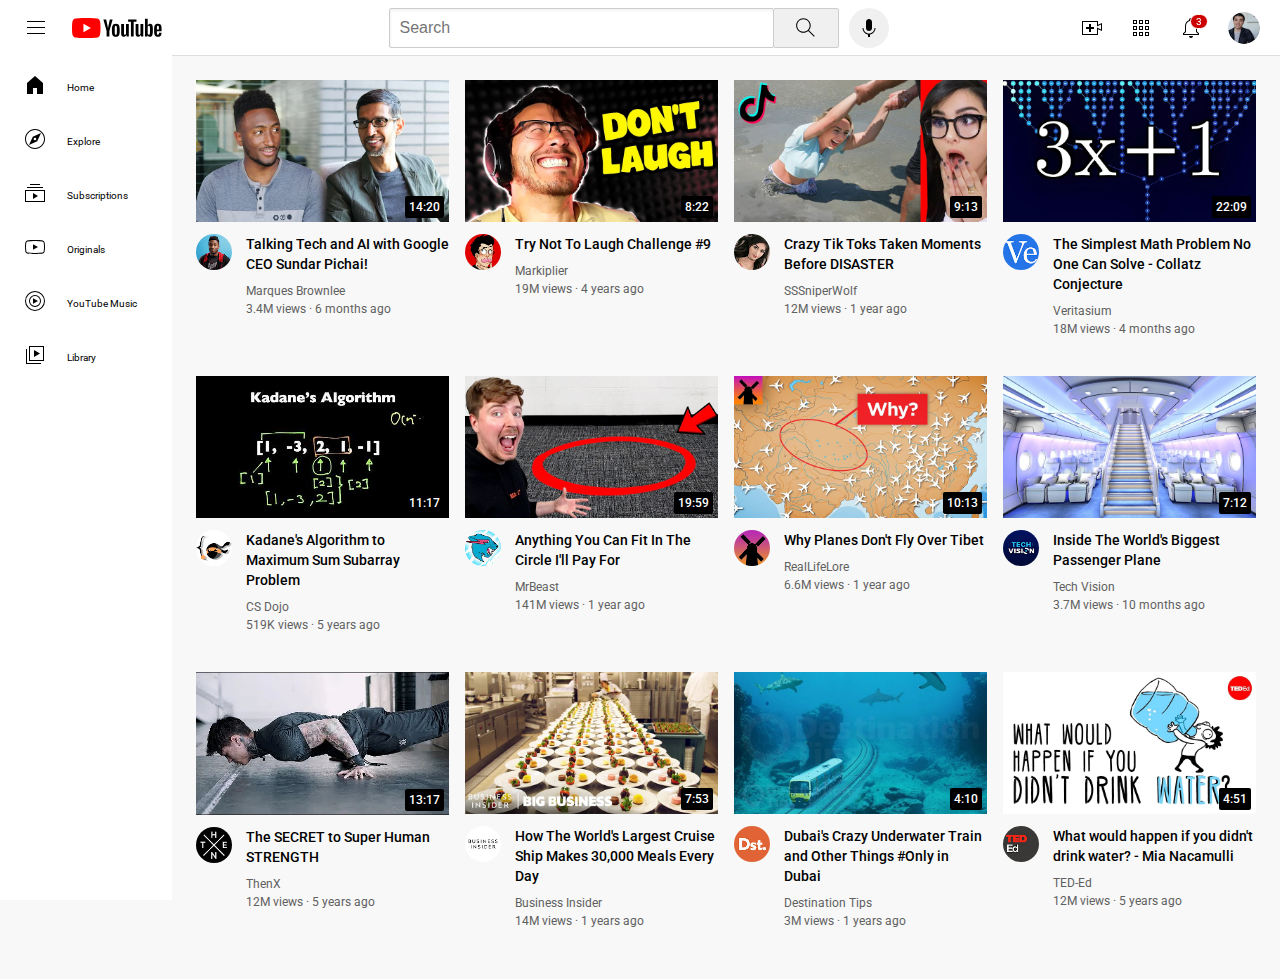
<file: index.html>
<!DOCTYPE html>
<html>
  <head>
    <title>YouTube.com Clone</title>
    <link rel="preconnect" href="https://fonts.googleapis.com">
    <link rel="preconnect" href="https://fonts.gstatic.com" crossorigin>
    <link href="https://fonts.googleapis.com/css2?family=Roboto:wght@400;500;700&display=swap" rel="stylesheet">
    <link rel="stylesheet" href="styles/general.css">
    <link rel="stylesheet" href="styles/header.css">
    <link rel="stylesheet" href="styles/sidebar.css">
    <link rel="stylesheet" href="styles/video.css">
  </head>
  <body>
    <header class="header">
      <div class="left-section">
        <img class="hamburger-menu" src="icons/hamburger-menu.svg">
        <img class="youtube-logo" src="icons/youtube-logo.svg">
      </div>
      <div class="middle-section">
        <input class="search-bar" type="text" placeholder="Search">
        <button class="search-button">
          <img class="search-icon" src="icons/search.svg">
          <div class="tooltip">Search</div>
        </button>
        <button class="voice-search-button">
          <img class="voice-search-icon" src="icons/voice-search-icon.svg">
          <div class="tooltip">Search with your voice</div>
        </button>
      </div>
      <div class="right-section">
        <div class="upload-icon-container">
          <img class="upload-icon" src="icons/upload.svg">
          <div class="tooltip">Create</div>
        </div>
        <div class="youtube-apps-icon-container">
          <img class="youtube-apps-icon" src="icons/youtube-apps.svg">
          <div class="tooltip">YouTube apps</div>
        </div>
        <div class="notifications-icon-container">
          <img class="notifications-icon" src="icons/notifications.svg">
          <div class="notifications-count">3</div>
          <div class="tooltip">Notifications</div>
        </div>
        <img class="current-user-picture" src="channel-picture/my-channel.jpeg">
      </div>
    </header>

    <nav class="sidebar">
      <div class="sidebar-link">
        <img src="icons/home.svg">
        <div>Home</div>
      </div>
      <div class="sidebar-link">
        <img src="icons/explore.svg">
        <div>Explore</div>
      </div>
      <div class="sidebar-link">
        <img src="icons/subscriptions.svg">
        <div>Subscriptions</div>
      </div>
      <div class="sidebar-link">
        <img src="icons/originals.svg">
        <div>Originals</div>
      </div>
      <div class="sidebar-link">
        <img src="icons/youtube-music.svg">
        <div>YouTube Music</div>
      </div>
      <div class="sidebar-link">
        <img src="icons/library.svg">
        <div>Library</div>
      </div>
    </nav>

    <main>
      <section class="video-grid">
        <div class="video-preview">
          <div class="thumbnail-row">
            <a href="https://www.youtube.com/watch?v=n2RNcPRtAiY" target="_blank">
              <img class="thumbnail" src="thumbnails/thumbnail-1.webp">
            </a>
            <div class="video-time">14:20</div>
          </div>
          <div class="video-info-grid">
            <div class="channel-picture">
              <div class="profile-picture-container">
                <a href="https://youtube.com/c/mkbhd" target="_blank">
                  <img class="profile-picture" src="channel-picture/channel-1.jpeg">
                </a>
                <div class="channel-tooltip">
                  <img class="channel-tooltip-picture" src="channel-picture/channel-1.jpeg">
                  <div>
                    <div class="channel-tooltip-name">
                      Marques Brownlee
                    </div>
                    <div class="channel-tooltip-stats">
                      15M subscribers
                    </div>
                  </div>
                </div>
              </div>
            </div>
            <div class="video-info">
              <a class="video-title-link" href="https://www.youtube.com/watch?v=n2RNcPRtAiY" target="_blank">
                <p class="video-title">
                  Talking Tech and AI with Google CEO Sundar Pichai!
                </p>
              </a>
              <p class="video-author">
                Marques Brownlee
              </p>
              <p class="video-stats">
                3.4M views &#183; 6 months ago
              </p>
            </div>
          </div>
        </div>

        <div class="video-preview">
          <div class="thumbnail-row">
            <a href="https://www.youtube.com/watch?v=mP0RAo9SKZk" target="_blank">
              <img class="thumbnail" src="thumbnails/thumbnail-2.webp">
            </a>
            <div class="video-time">8:22</div>
          </div>
          <div class="video-info-grid">
            <div class="channel-picture">
              <div class="profile-picture-container">
                <a href="https://youtube.com/c/markiplier">
                  <img class="profile-picture" src="channel-picture/channel-2.jpeg">
                </a>
                <div class="channel-tooltip">
                  <img class="channel-tooltip-picture" src="channel-picture/channel-2.jpeg">
                  <div>
                    <div class="channel-tooltip-name">
                      Markiplier
                    </div>
                    <div class="channel-tooltip-stats">
                      30M subscribers
                    </div>
                  </div>
                </div>
              </div>
            </div>
            <div class="video-info">
              <a class="video-title-link" href="https://www.youtube.com/watch?v=mP0RAo9SKZk" target="_blank">
                <p class="video-title">
                  Try Not To Laugh Challenge #9
                </p>
              </a>
              <p class="video-author">
                Markiplier
              </p>
              <p class="video-stats">
                19M views &#183; 4 years ago
              </p>
            </div>
          </div>
        </div>

        <div class="video-preview">
          <div class="thumbnail-row">
            <a href="https://www.youtube.com/watch?v=FgjPQQeTh1w" target="_blank">
              <img class="thumbnail" src="thumbnails/thumbnail-3.webp">
            </a>
            <div class="video-time">9:13</div>
          </div>
          <div class="video-info-grid">
            <div class="channel-picture">
              <div class="profile-picture-container">
                <a href="https://youtube.com/c/SSSniperWolf">
                  <img class="profile-picture" src="channel-picture/channel-3.jpeg">
                </a>
                <div class="channel-tooltip">
                  <img class="channel-tooltip-picture" src="channel-picture/channel-3.jpeg">
                  <div>
                    <div class="channel-tooltip-name">
                      SSSniperWolf
                    </div>
                    <div class="channel-tooltip-stats">
                      31M subscribers
                    </div>
                  </div>
                </div>
              </div>
            </div>
            <div class="video-info">
              <a class="video-title-link" href="https://www.youtube.com/watch?v=FgjPQQeTh1w" target="_blank">
                <p class="video-title">
                  Crazy Tik Toks Taken Moments Before DISASTER
                </p>
              </a>
              <p class="video-author">
                SSSniperWolf
              </p>
              <p class="video-stats">
                12M views &#183; 1 year ago
              </p>
            </div>
          </div>
        </div>

        <div class="video-preview">
          <div class="thumbnail-row">
            <a href="https://www.youtube.com/watch?v=094y1Z2wpJg" target="_blank">
              <img class="thumbnail" src="thumbnails/thumbnail-4.webp">
            </a>
            <div class="video-time">22:09</div>
          </div>
          <div class="video-info-grid">
            <div class="channel-picture">
              <div class="profile-picture-container">
                <a href="https://youtube.com/c/veritasium">
                  <img class="profile-picture" src="channel-picture/channel-4.jpeg">
                </a>
                <div class="channel-tooltip">
                  <img class="channel-tooltip-picture" src="channel-picture/channel-4.jpeg">
                  <div>
                    <div class="channel-tooltip-name">
                      veritasium
                    </div>
                    <div class="channel-tooltip-stats">
                      11.5M subscribers
                    </div>
                  </div>
                </div>
              </div>
            </div>
            <div class="video-info">
              <a class="video-title-link" href="https://www.youtube.com/watch?v=094y1Z2wpJg" target="_blank">
                <p class="video-title">
                  The Simplest Math Problem No One Can Solve - Collatz Conjecture
                </p>
              </a>
              <p class="video-author">
                Veritasium
              </p>
              <p class="video-stats">
                18M views &#183; 4 months ago
              </p>
            </div>
          </div>
        </div>

        <div class="video-preview">
          <div class="thumbnail-row">
            <a href="https://www.youtube.com/watch?v=86CQq3pKSUw" target="_blank">
              <img class="thumbnail" src="thumbnails/thumbnail-5.webp">
            </a>
            <div class="video-time">11:17</div>
          </div>
          <div class="video-info-grid">
            <div class="channel-picture">
              <div class="profile-picture-container">
                <a href="https://youtube.com/c/CSDojo">
                  <img class="profile-picture" src="channel-picture/channel-5.jpeg">
                </a>
                <div class="channel-tooltip">
                  <img class="channel-tooltip-picture" src="channel-picture/channel-5.jpeg">
                  <div>
                    <div class="channel-tooltip-name">
                      CS Dojo
                    </div>
                    <div class="channel-tooltip-stats">
                      1.79M subscribers
                    </div>
                  </div>
                </div>
              </div>
            </div>
            <div class="video-info">
              <a class="video-title-link" href="https://www.youtube.com/watch?v=86CQq3pKSUw" target="_blank">
                <p class="video-title">
                  Kadane's Algorithm to Maximum Sum Subarray Problem
                </p>
              </a>
              <p class="video-author">
                CS Dojo
              </p>
              <p class="video-stats">
                519K views &#183; 5 years ago
              </p>
            </div>
          </div>
        </div>

        <div class="video-preview">
          <div class="thumbnail-row">
            <a href="https://www.youtube.com/watch?v=yXWw0_UfSFg" target="_blank">
              <img class="thumbnail" src="thumbnails/thumbnail-6.webp">
            </a>
            <div class="video-time">19:59</div>
          </div>
          <div class="video-info-grid">
            <div class="channel-picture">
              <div class="profile-picture-container">
                <a href="https://youtube.com/c/MrBeast6000">
                  <img class="profile-picture" src="channel-picture/channel-6.jpeg">
                </a>
                <div class="channel-tooltip">
                  <img class="channel-tooltip-picture" src="channel-picture/channel-6.jpeg">
                  <div>
                    <div class="channel-tooltip-name">
                      MrBeast
                    </div>
                    <div class="channel-tooltip-stats">
                      90.6M subscribers
                    </div>
                  </div>
                </div>
              </div>
            </div>
            <div class="video-info">
              <a class="video-title-link" href="https://www.youtube.com/watch?v=yXWw0_UfSFg" target="_blank">
                <p class="video-title">
                  Anything You Can Fit In The Circle I&#39;ll Pay For
                </p>
              </a>
              <p class="video-author">
                MrBeast
              </p>
              <p class="video-stats">
                141M views &#183; 1 year ago
              </p>
            </div>
          </div>
        </div>

        <div class="video-preview">
          <div class="thumbnail-row">
            <a href="https://www.youtube.com/watch?v=fNVa1qMbF9Y" target="_blank">
              <img class="thumbnail" src="thumbnails/thumbnail-7.webp">
            </a>
            <div class="video-time">10:13</div>
          </div>
          <div class="video-info-grid">
            <div class="channel-picture">
              <div class="profile-picture-container">
                <a href="https://www.youtube.com/channel/UCP5tjEmvPItGyLhmjdwP7Ww">
                  <img class="profile-picture" src="channel-picture/channel-7.jpeg">
                </a>
                <div class="channel-tooltip">
                  <img class="channel-tooltip-picture" src="channel-picture/channel-7.jpeg">
                  <div>
                    <div class="channel-tooltip-name">
                      RealLifeLore
                    </div>
                    <div class="channel-tooltip-stats">
                      6.17M subscribers
                    </div>
                  </div>
                </div>
              </div>
            </div>
            <div class="video-info">
              <a class="video-title-link" href="https://www.youtube.com/watch?v=fNVa1qMbF9Y" target="_blank">
                <p class="video-title">
                  Why Planes Don&#39;t Fly Over Tibet
                </p>
              </a>
              <p class="video-author">
                RealLifeLore
              </p>
              <p class="video-stats">
                6.6M views &#183; 1 year ago
              </p>
            </div>
          </div>
        </div>

        <div class="video-preview">
          <div class="thumbnail-row">
            <a href="https://www.youtube.com/watch?v=lFm4EM1juls" target="_blank">
              <img class="thumbnail" src="thumbnails/thumbnail-8.webp">
            </a>
            <div class="video-time">7:12</div>
          </div>
          <div class="video-info-grid">
            <div class="channel-picture">
              <div class="profile-picture-container">
                <a href="https://www.youtube.com/channel/UCHAK6CyegY22Zj2GWrcaIxg">
                  <img class="profile-picture" src="channel-picture/channel-8.jpeg">
                </a>
                <div class="channel-tooltip">
                  <img class="channel-tooltip-picture" src="channel-picture/channel-8.jpeg">
                  <div>
                    <div class="channel-tooltip-name">
                      Tech Vision
                    </div>
                    <div class="channel-tooltip-stats">
                      767K subscribers
                    </div>
                  </div>
                </div>
              </div>
            </div>
            <div class="video-info">
              <a class="video-title-link" href="https://www.youtube.com/watch?v=fNVa1qMbF9Y" target="_blank">
                <p class="video-title">
                  Inside The World&#39;s Biggest Passenger Plane
                </p>
              </a>
              <p class="video-author">
                Tech Vision
              </p>
              <p class="video-stats">
                3.7M views &#183; 10 months ago
              </p>
            </div>
          </div>
        </div>

        <div class="video-preview">
          <div class="thumbnail-row">
            <a href="https://www.youtube.com/watch?v=ixmxOlcrlUc" target="_blank">
              <img class="thumbnail" src="thumbnails/thumbnail-9.webp">
            </a>
            <div class="video-time">13:17</div>
          </div>
          <div class="video-info-grid">
            <div class="channel-picture">
              <div class="profile-picture-container">
                <a href="https://www.youtube.com/c/OFFICIALTHENXSTUDIOS">
                  <img class="profile-picture" src="channel-picture/channel-9.jpeg">
                </a>
                <div class="channel-tooltip">
                  <img class="channel-tooltip-picture" src="channel-picture/channel-9.jpeg">
                  <div>
                    <div class="channel-tooltip-name">
                      ThenX
                    </div>
                    <div class="channel-tooltip-stats">
                      7.46M subscribers
                    </div>
                  </div>
                </div>
              </div>
            </div>
            <div class="video-info">
              <a class="video-title-link" href="https://www.youtube.com/watch?v=ixmxOlcrlUc" target="_blank">
                <p class="video-title">
                  The SECRET to Super Human STRENGTH
                </p>
              </a>
              <p class="video-author">
                ThenX
              </p>
              <p class="video-stats">
                12M views &#183; 5 years ago
              </p>
            </div>
          </div>
        </div>

        <div class="video-preview">
          <div class="thumbnail-row">
            <a href="https://www.youtube.com/watch?v=R2vXbFp5C9o" target="_blank">
              <img class="thumbnail" src="thumbnails/thumbnail-10.webp">
            </a>
            <div class="video-time">7:53</div>
          </div>
          <div class="video-info-grid">
            <div class="channel-picture">
              <div class="profile-picture-container">
                <a href="https://www.youtube.com/user/businessinsider">
                  <img class="profile-picture" src="channel-picture/channel-10.jpeg">
                </a>
                <div class="channel-tooltip">
                  <img class="channel-tooltip-picture" src="channel-picture/channel-10.jpeg">
                  <div>
                    <div class="channel-tooltip-name">
                      Business Insider
                    </div>
                    <div class="channel-tooltip-stats">
                      6.79M subscribers
                    </div>
                  </div>
                </div>
              </div>
            </div>
            <div class="video-info">
              <a class="video-title-link" href="https://www.youtube.com/watch?v=R2vXbFp5C9o" target="_blank">
                <p class="video-title">
                  How The World&#39;s Largest Cruise Ship Makes 30,000 Meals Every Day
                </p>
              </a>
              <p class="video-author">
                Business Insider
              </p>
              <p class="video-stats">
                14M views &#183; 1 years ago
              </p>
            </div>
          </div>
        </div>

        <div class="video-preview">
          <div class="thumbnail-row">
            <a href="https://www.youtube.com/watch?v=0nZuYyXET3s" target="_blank">
              <img class="thumbnail" src="thumbnails/thumbnail-11.webp">
            </a>
            <div class="video-time">4:10</div>
          </div>
          <div class="video-info-grid">
            <div class="channel-picture">
              <div class="profile-picture-container">
                <a href="https://www.youtube.com/c/Destinationtips">
                  <img class="profile-picture" src="channel-picture/channel-11.jpeg">
                </a>
                <div class="channel-tooltip">
                  <img class="channel-tooltip-picture" src="channel-picture/channel-11.jpeg">
                  <div>
                    <div class="channel-tooltip-name">
                      Destination Tips
                    </div>
                    <div class="channel-tooltip-stats">
                      273K subscribers
                    </div>
                  </div>
                </div>
              </div>
            </div>
            <div class="video-info">
              <a class="video-title-link" href="https://www.youtube.com/watch?v=0nZuYyXET3s" target="_blank">
                <p class="video-title">
                  Dubai&#39;s Crazy Underwater Train and Other Things #Only in Dubai
                </p>
              </a>
              <p class="video-author">
                Destination Tips
              </p>
              <p class="video-stats">
                3M views &#183; 1 years ago
              </p>
            </div>
          </div>
        </div>

        <div class="video-preview">
          <div class="thumbnail-row">
            <a href="https://www.youtube.com/watch?v=9iMGFqMmUFs" target="_blank">
              <img class="thumbnail" src="thumbnails/thumbnail-12.webp">
            </a>
            <div class="video-time">4:51</div>
          </div>
          <div class="video-info-grid">
            <div class="channel-picture">
              <div class="profile-picture-container">
                <a href="https://www.youtube.com/teded">
                  <img class="profile-picture" src="channel-picture/channel-12.jpeg">
                </a>
                <div class="channel-tooltip">
                  <img class="channel-tooltip-picture" src="channel-picture/channel-12.jpeg">
                  <div>
                    <div class="channel-tooltip-name">
                      TED-Ed
                    </div>
                    <div class="channel-tooltip-stats">
                      17.4M subscribers
                    </div>
                  </div>
                </div>
              </div>
            </div>
            <div class="video-info">
              <a class="video-title-link" href="https://www.youtube.com/watch?v=9iMGFqMmUFs" target="_blank">
                <p class="video-title">
                  What would happen if you didn&#39;t drink water? - Mia Nacamulli
                </p>
              </a>
              <p class="video-author">
                TED-Ed
              </p>
              <p class="video-stats">
                12M views &#183; 5 years ago
              </p>
            </div>
          </div>
        </div>
      </section>
    </main>
  </body>
</html>
</file>
<file: styles/general.css>
body {
  font-family: Roboto, Arial;
  margin: 0;
  padding-top: 80px;
  padding-left: 96px;
  padding-right: 24px;
  background-color: rgb(248, 248, 248);
}

p {
  margin-top: 0;
  margin-bottom: 0;
}
</file>
<file: styles/header.css>
.header {
  height: 55px;
  display: flex;
  flex-direction: row;
  justify-content: space-between;
  position: fixed;
  top: 0;
  left: 0;
  right: 0;
  z-index: 100;
  background-color: white;
  border-bottom-width: 1px;
  border-bottom-style: solid;
  border-bottom-color: rgb(222, 222, 222);
}

.left-section {
  display: flex;
  align-items: center;
}

.hamburger-menu {
  height: 24px;
  margin-left: 24px;
  margin-right: 24px;
}

.youtube-logo {
  height: 20px;
}

.middle-section {
  flex: 1;
  margin-left: 70px;
  margin-right: 35px;
  max-width: 500px;
  display: flex;
  align-items: center;
}

.search-bar {
  flex: 1;
  height: 36px;
  padding-left: 10px;
  font-size: 16px;
  border-radius: 2px;
  border: 1px solid rgb(206, 204, 204);
  box-shadow: inset 1px 2px 3px rgba(0, 0, 0, 0.05);
  width: 0;
}

.search-bar::placeholder {
  font-size: 16px;
}

.search-button {
  height: 40px;
  width: 66px;
  background-color: rgb(240, 240, 240);
  border-width: 1px;
  border-style: solid;
  border-radius: 2px;
  border-color: rgb(206, 204, 204);
  margin-left: -1px;
  margin-right: 10px;
}

.search-button,
.voice-search-button,
.upload-icon-container,
.youtube-apps-icon-container,
.notifications-icon-container,
.notifications-icon-container {
  display: flex;
  justify-content: center;
  align-items: center;
  position: relative;
}

.search-button .tooltip,
.voice-search-button .tooltip,
.upload-icon-container .tooltip,
.youtube-apps-icon-container .tooltip,
.notifications-icon-container .tooltip {
  position: absolute;
  background-color: gray;
  color: white;
  padding-top: 4px;
  padding-bottom: 4px;
  padding-left: 8px;
  padding-right: 8px;
  border-radius: 2px;
  font-size: 12px;
  bottom: -30px;
  opacity: 0;
  transition: opacity 0.15s;
  pointer-events: none;
  white-space: nowrap;
}

.search-button:hover .tooltip,
.voice-search-button:hover .tooltip,
.upload-icon-container:hover .tooltip,
.youtube-apps-icon-container:hover .tooltip,
.notifications-icon-container:hover .tooltip {
  opacity: 1;
}

.search-icon {
  height: 25px;
}

.voice-search-button {
  height: 40px;
  width: 40px;
  border-radius: 20px;
  border: none;
  background-color: rgb(240, 240, 240);
}

.voice-search-icon {
  height: 24px;
}

.right-section {
  width: 180px;
  margin-right: 20px;
  display: flex;
  align-items: center;
  justify-content: space-between;
  flex-shrink: 0;
}

.upload-icon {
  height: 24px;
}

.youtube-apps-icon {
  height: 24px;
}

.notifications-icon {
  height: 24px;
}

.notifications-icon-container {
  position: relative;
}

.notifications-count {
  position: absolute;
  top: -2px;
  right: -5px;
  background-color: rgb(204 0 0);
  color: white;
  font-size: 10px;
  padding-left: 5px;
  padding-right: 5px;
  padding-top: 1px;
  padding-bottom: 1px;
  border-style: solid;
  border-width: 1px;
  border-color: white;
  border-radius: 10px;
}

.current-user-picture {
  height: 32px;
  border-radius: 16px;
}
</file>
<file: styles/sidebar.css>
.sidebar {
  position: fixed;
  left: 0;
  bottom: 0;
  top: 55px;
  width: 72px;
  background-color: white;
  z-index: 200;
  padding-top: 5px;
}

@media (min-width: 1200px) {
  .sidebar {
    padding-right: 100px;
  }

  .sidebar-link {
    height: 54px;
    width: 150px;
    display: flex;
    justify-content: left;
    align-items: center;
    flex-direction: flex;
    cursor: pointer;
    margin-left: 23px;
  }

  .sidebar-link div {
    padding-left: 20px;
    font-size: 10px;
  }

  body {
    padding-left: 196px;
  }
}

@media (max-width: 1199px) {
  .sidebar-link {
    height: 74px;
    display: flex;
    justify-content: center;
    align-items: center;
    flex-direction: column;
    cursor: pointer;
  }
}


.sidebar-link:hover {
  background-color: rgb(245, 233, 233);
}

.sidebar-link img{
  height: 24px;
  margin-bottom: 4px;
}

.sidebar-link div {
  font-size: 10px;
}
</file>
<file: styles/video.css>
.thumbnail {
  width: 100%;
}

.video-title {
  margin-top: 0;
  font-size: 14px;
  font-weight: 500;
  line-height: 20px;
  margin-bottom: 10px;
}

.video-info-grid {
  display: grid;
  grid-template-columns: 50px 1fr;
}

.profile-picture {
  width: 36px;
  border-radius: 25px;
}

.profile-picture-container {
  position: relative;
  display: inline-block;
}

.channel-tooltip {
  background-color: white;
  width: 200px;
  padding: 12px 12px;
  box-shadow: 2px 3px 10px rgba(0, 0, 0, 0.3);
  border-radius: 6px;
  position: absolute;
  top: 55px;
  z-index: 300;
  opacity: 0;
  pointer-events: none;
  display: flex;
  align-items: center;
  transition: opacity 0.15s;
}

.profile-picture-container:hover .channel-tooltip {
  opacity: 1;
}

.channel-tooltip-picture {
  width: 50px;
  height: 50px;
  border-radius: 50px;
  margin-right: 50px;
}

.channel-tooltip-name {
  font-family: Roboto, Arial;
  font-weight: bold;
  font-size: 16px;
  margin-bottom: 4px;
}

.channel-tooltip-stats {
  font-family: Roboto, Arial;
  color: rgb(96, 96, 96);
  font-size: 14px;
}

.thumbnail-row {
  margin-bottom: 8px;
  position: relative;
}

.video-author,
.video-stats {
  color: rgb(96, 96, 96);
  font-size: 12px;
}

.video-author {
  margin-bottom: 4px;
}

.video-grid {
  display: grid;
  grid-template-columns: 1fr 1fr 1fr;
  column-gap: 16px;
  row-gap: 40px;
}

@media (max-width: 750px) {
  .video-grid {
    grid-template-columns: 1fr 1fr;
  }

  .video-title {
    margin-top: 0;
    font-size: 12px;
    font-weight: 500;
    line-height: 15px;
    margin-bottom: 10px;
  }
}

@media (min-width: 751px) and (max-width: 999px) {
  .video-grid {
    grid-template-columns: 1fr 1fr 1fr;
  }
}

@media (min-width: 1000px) {
  .video-grid {
    grid-template-columns: 1fr 1fr 1fr 1fr;
  }
}

.video-time {
  font-size: 12px;
  font-weight: 500;
  padding: 4px;
  border-radius: 2px;
  background-color: black;
  color: white;
  position: absolute;
  bottom: 8px;
  right: 5px;
}

.video-title-link {
  text-decoration: none;
  color: black;
}
</file>
